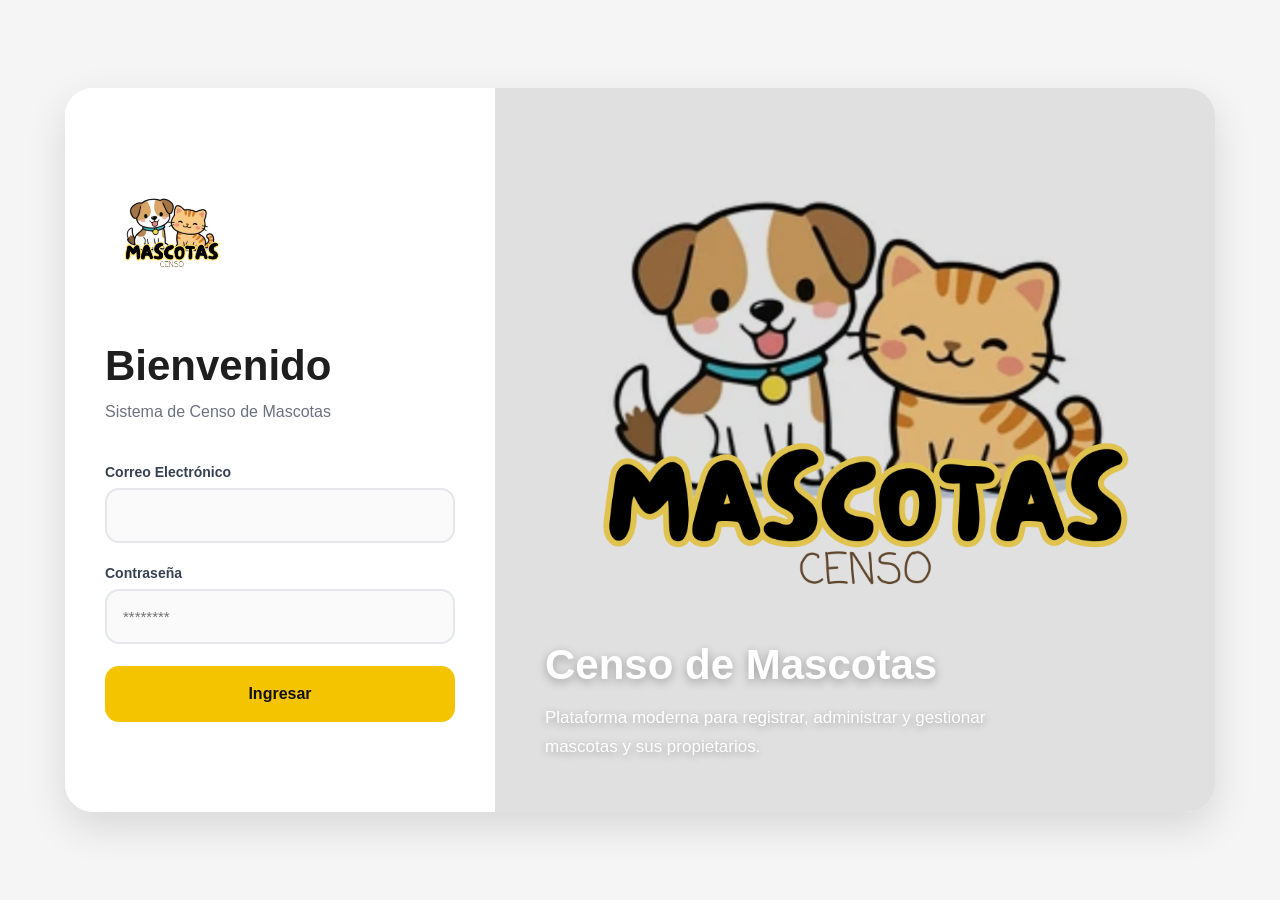
<file: index.html>
<!DOCTYPE html>
<html lang="es">
<head>
    <meta charset="UTF-8">
    <meta name="viewport" content="width=device-width, initial-scale=1.0">

    <title>Login - Censo Mascotas</title>

    <link rel="stylesheet" href="./css/login.css">
    <link rel="manifest" href="manifest.json">
</head>
<body>

    <div class="login-container">

        <!-- LEFT -->
        <div class="login-left">

            <div class="logo">
                <img src="./img/logo.png" alt="Logo">
            </div>

            <h2 class="login-title">
                Bienvenido
            </h2>

            <p class="login-subtitle">
                Sistema de Censo de Mascotas
            </p>

            <form id="loginForm">

                <div class="form-group">
                    <label>Correo Electrónico</label>

                    <input
                        type="text"
                        id="email"
                        class="form-control"
                        required
                    >
                </div>

                <div class="form-group">
                    <label>Contraseña</label>

                    <input
                        type="password"
                        id="password"
                        class="form-control"
                        placeholder="********"
                        required
                    >
                </div>

                <button type="submit" class="login-btn">
                    Ingresar
                </button>

                <div id="message" class="message"></div>

            </form>

        </div>

        <!-- RIGHT -->
        <div class="login-right">

            <img
                src="./img/logo.png"
                alt="Imagen Login"
            >

            <div class="overlay"></div>

            <div class="right-content">

                <h2>
                    Censo de Mascotas
                </h2>

                <p>
                    Plataforma moderna para registrar,
                    administrar y gestionar mascotas
                    y sus propietarios.
                </p>

            </div>

        </div>

    </div>

    <script src="./services/base.service.js"></script>
    <script src="./services/auth.service.js"></script>
    <script src="./js/login.js"></script>

</body>
</html>
</file>
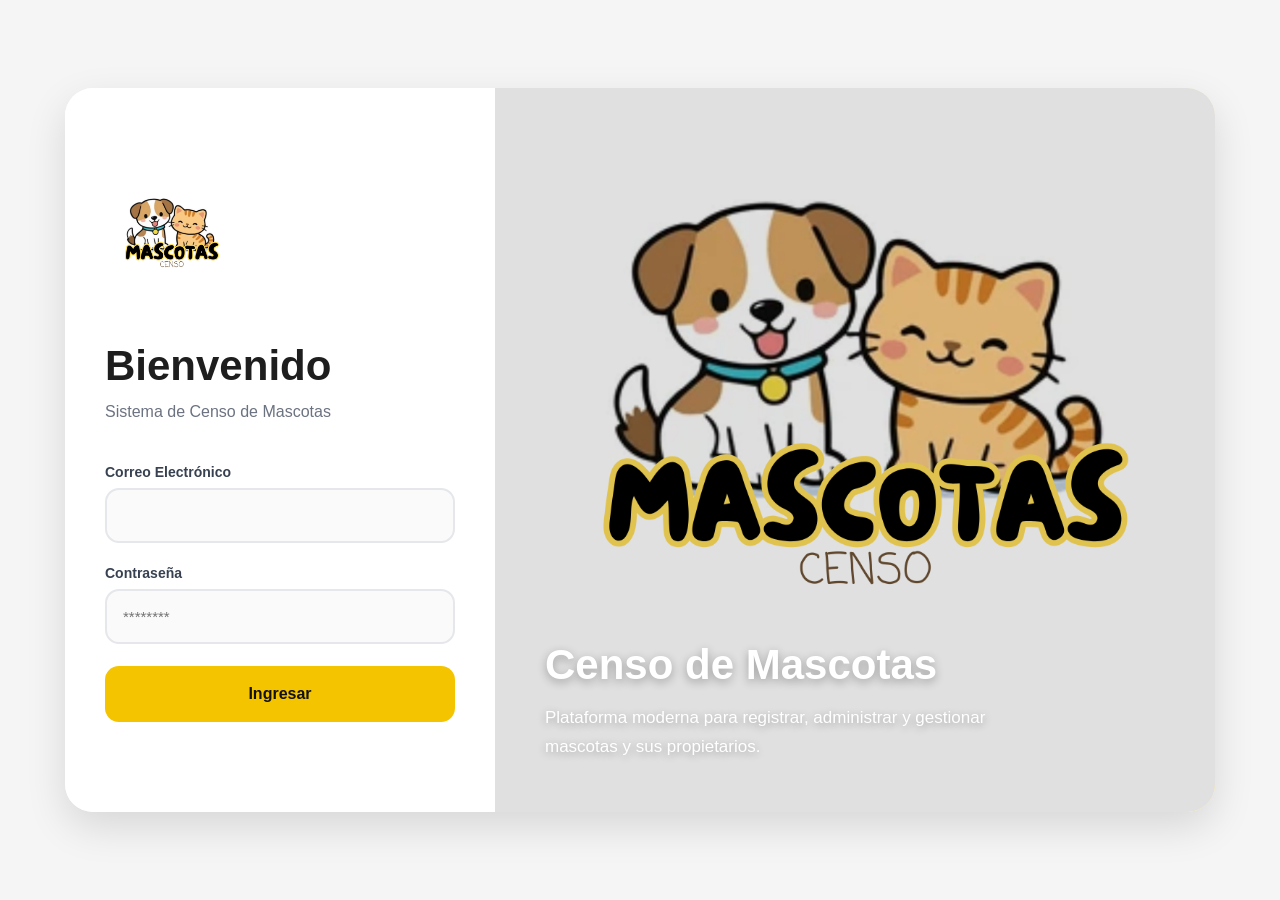
<file: dashboard.html>
<!DOCTYPE html>
<html lang="es">
<head>
  <meta charset="UTF-8">
  <meta name="viewport" content="width=device-width, initial-scale=1.0">
  <title>Mascotas Censo</title>

  <script src="js/auth-guard.js"></script>
  <link rel="stylesheet" href="css/style.css">
  <link rel="manifest" href="manifest.json">
</head>
<body>

  <header class="header">

    <div class="logo-container">
      <img src="./img/logo.png" alt="Logo Mascotas Censo" class="logo">
    </div>

    <nav class="navbar">
      <a href="dashboard.html">Inicio</a>
      <a href="mascotas.html">Mascotas</a>
      <a href="personas.html">Dueños</a>
      <a href="censos.html">Censos</a>
    </nav>

  </header>

  <main class="main">

    <section class="hero">

      <div class="hero-text">

        <h1>Censo de Mascotas</h1>

        <p>
          Plataforma para registrar, visualizar y gestionar información
          de mascotas y sus propietarios.
        </p>

        <div class="buttons">

          <a href="mascotas.html">
            <button>Registrar Mascota</button>
          </a>

          <a href="personas.html">
            <button>Registrar Dueño</button>
          </a>

          <a href="censos.html">
            <button>Nuevo Censo</button>
          </a>

          <a href="notificaciones.html">
            <button>Notificaciones</button>
          </a>

        </div>

      </div>

      <div class="hero-image">
        <img src="./img/logo.png" alt="Mascotas Censo">
      </div>

    </section>

  </main>

  <script src="./services/base.service.js"></script>
</body>
</html>
</file>
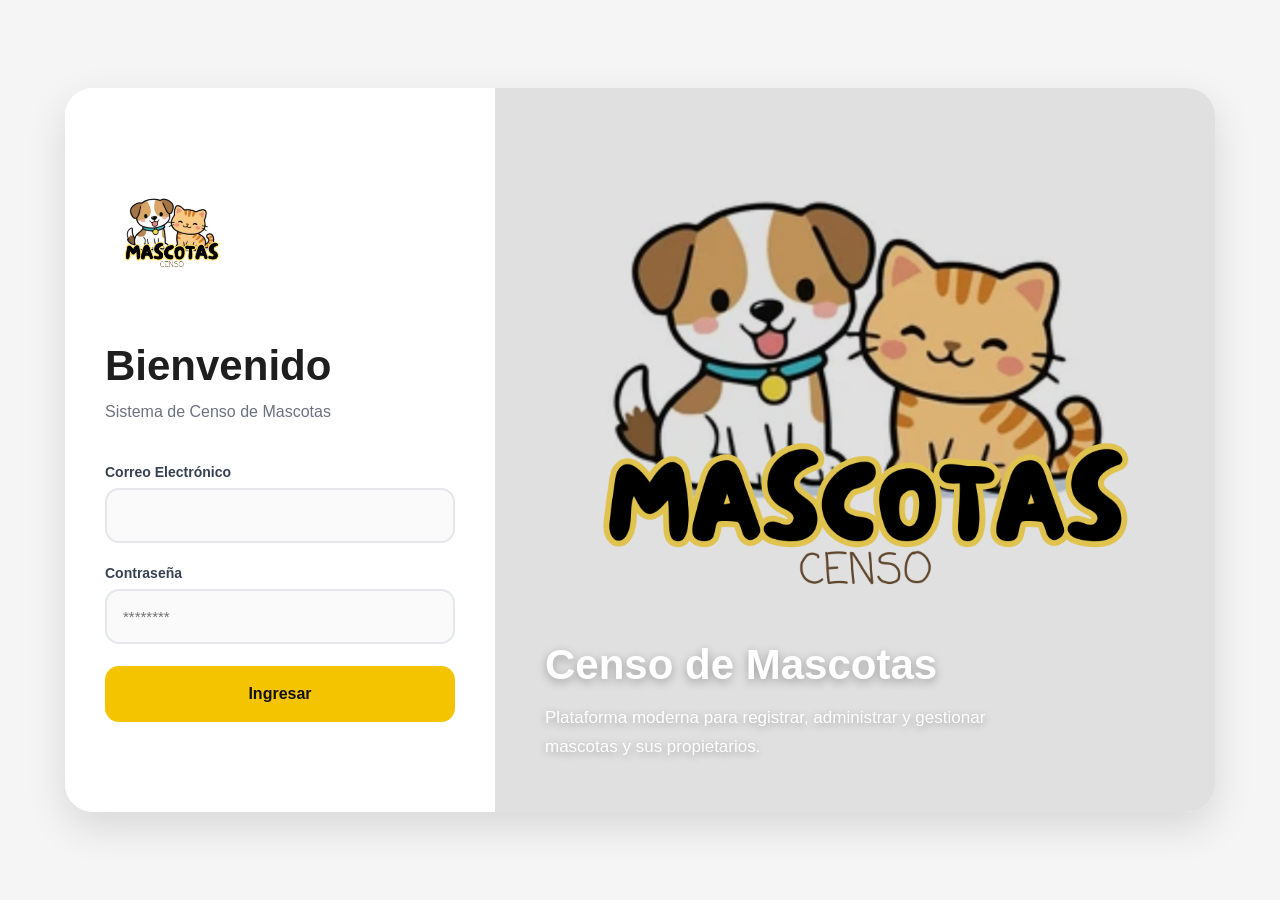
<file: mascotas.html>
<!DOCTYPE html>
<html lang="es">

<head>
  <meta charset="UTF-8">
  <meta name="viewport" content="width=device-width, initial-scale=1.0">
  <title>Registro de Mascotas</title>

  <script src="./js/auth-guard.js"></script>
  <link rel="stylesheet" href="./css/mascotas_style.css">
  <link rel="manifest" href="./manifest.json">
  <link href="https://cdn.jsdelivr.net/npm/bootstrap@5.3.8/dist/css/bootstrap.min.css" rel="stylesheet">
</head>

<body>

  <header>

    <img src="./img/logo.png" class="logo" alt="Logo">

    <nav>
      <a href="dashboard.html">Inicio</a>
      <a href="mascotas.html">Mascotas</a>
      <a href="personas.html">Dueños</a>
      <a href="censos.html">Censos</a>
    </nav>

  </header>

  <div class="container">

    <h1>Registro de Mascotas</h1>

    <form id="mascotaForm">

      <input type="text" placeholder="Nombre de la mascota" id="nombre">

      <select id="tipo">
        <option value="">Seleccione tipo</option>
        <option value="PERRO">Perro</option>
        <option value="GATO">Gato</option>
        <option value="PAJARO">Ave</option>
      </select>

      <select id="genero">
        <option value="">Seleccione género</option>
        <option value="MACHO">Macho</option>
        <option value="HEMBRA">Hembra</option>
      </select>

      <input type="number" placeholder="Edad" id="edad">

      <div class="d-flex flex-column align-items-center my-4">
        <div class="mb-2">
          <select id="cameraSelect" class="form-select">
            <option value="user">Cámara frontal</option>
            <option value="environment">Cámara trasera</option>
          </select>
        </div>
        <button type="button" id="btnCamara" class="btn btn-secondary mb-2">Abrir cámara</button>
        <video id="video" width="320" height="240" autoplay
          style="display:none; border:1px solid #ccc; border-radius:8px;"></video>
        <canvas id="canvas" width="320" height="240" style="display:none;"></canvas>
        <img id="foto" alt="Foto tomada"
          style="display:none; max-width:320px; border:1px solid #ccc; border-radius:8px; margin-top:10px;" />
        <button type="button" id="btnFoto" class="btn btn-primary mt-2" style="display:none;">Tomar foto</button>
      </div>

      <div class="d-flex flex-column align-items-center my-4">
        <button type="submit">Guardar Mascota</button>
      </div>

    </form>

    <div id="message" class="message"></div>

    <div class="table-section">
    <table id="mascotasTable" class="table app-table">
      <thead>
        <tr>
          <th>Nombre</th>
          <th>Tipo</th>
          <th>Género</th>
          <th>Edad</th>
        </tr>
      </thead>
      <tbody></tbody>
    </table>
    </div>

    <script src="./services/base.service.js"></script>
    <script src="./services/mascotas.service.js"></script>
    <script src="./js/mascotas.js"></script>
    <script src="./js/photo.js"></script>
  </div>

</body>

</html>
</file>
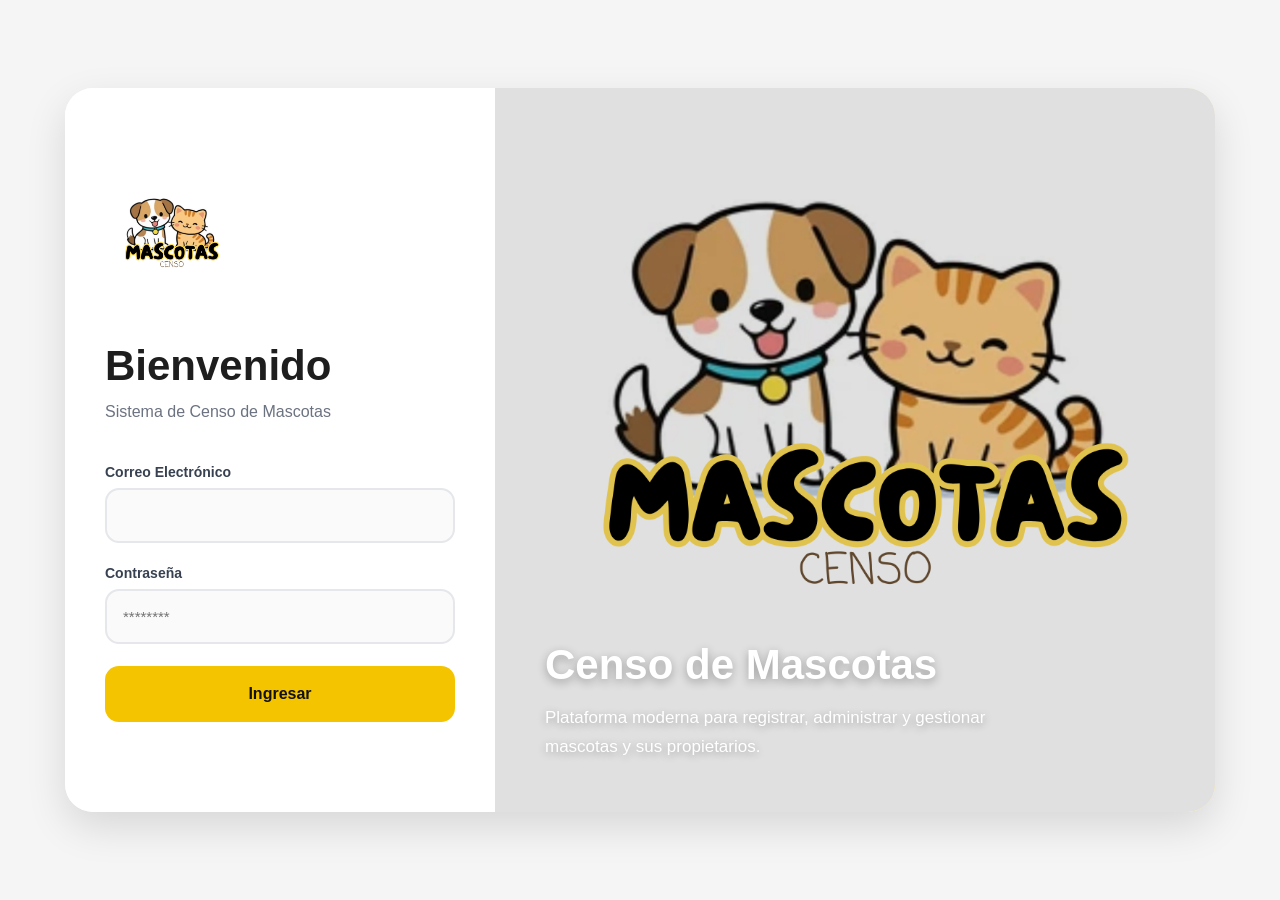
<file: notificaciones.html>
<!DOCTYPE html>
<html lang="es">

<head>
  <meta charset="UTF-8">
  <meta name="viewport" content="width=device-width, initial-scale=1.0">
  <title>Notificaciones Push</title>

  <script src="js/auth-guard.js"></script>
  <link rel="stylesheet" href="./css/notificaciones.css">
  <link rel="manifest" href="./manifest.json">
</head>

<body>
  <header>
    <img src="./img/logo.png" class="logo" alt="Logo">

    <nav>
      <a href="dashboard.html">Inicio</a>
      <a href="mascotas.html">Mascotas</a>
      <a href="personas.html">Dueños</a>
      <a href="censos.html">Censos</a>
    </nav>
  </header>

  <main class="container">
    <h1>Notificaciones Push</h1>

    <div id="notificationStatus" class="notification-status info">
      Verificando estado de notificaciones...
    </div>

    <div class="actions">
      <button id="btnActivarNotificaciones" type="button">Activar notificaciones</button>
      <button id="btnDesactivarNotificaciones" type="button" class="secondary">Desactivar notificaciones</button>
      <!-- <button id="btnProbarNotificacion" type="button" class="secondary">Mostrar notificación de prueba</button> -->
    </div>
  </main>

  <script src="services/base.service.js"></script>
  <script src="services/push.service.js"></script>
  <script src="js/notificaciones.js"></script>
</body>

</html>
</file>
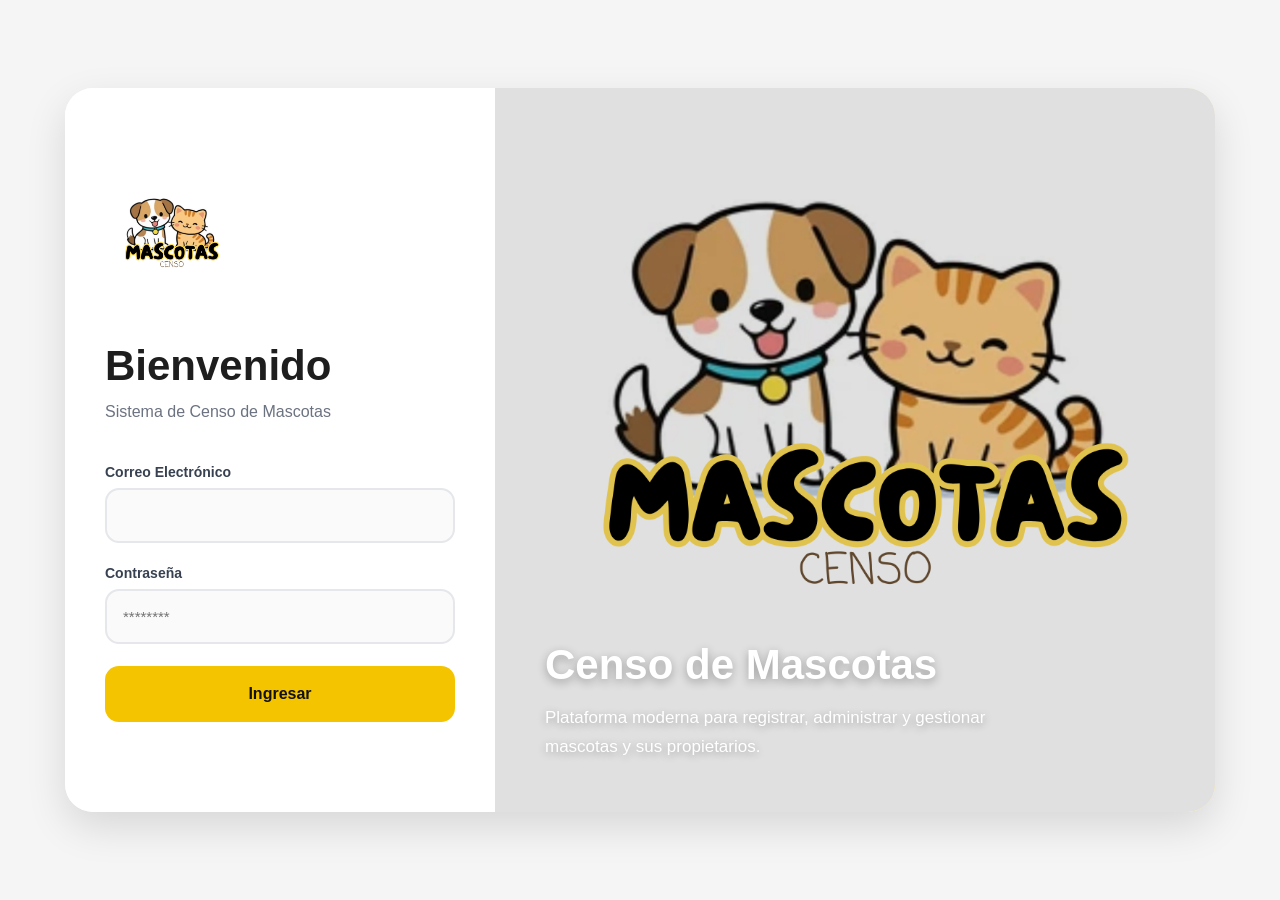
<file: personas.html>
<!DOCTYPE html>
<html lang="es">
<head>
  <meta charset="UTF-8">
  <meta name="viewport" content="width=device-width, initial-scale=1.0">
  <title>Registro de Dueños</title>

  <script src="./js/auth-guard.js"></script>
  <link rel="stylesheet" href="./css/personas.css">
  <link rel="manifest" href="./manifest.json">
</head>
<body>

<header>

  <img src="./img/logo.png" class="logo" alt="Logo">

  <nav>
    <a href="dashboard.html">Inicio</a>
    <a href="mascotas.html">Mascotas</a>
    <a href="personas.html">Dueños</a>
    <a href="censos.html">Censos</a>
  </nav>

</header>

<div class="container">

  <h1>Registro de Dueños</h1>

  <form id="PersonForm">

    <input type="text" placeholder="Nombres" id="nombres">

    <input type="text" placeholder="Apellidos" id="apellidos">

    <select id="tipoDocumento">
      <option value="">Tipo de documento</option>
      <option>CC</option>
      <option>CE</option>
      <option>Pasaporte</option>
    </select>

    <input type="text" placeholder="Número de documento" id="documento">

    <input type="text" placeholder="Dirección" id="direccion">

    <input type="text" placeholder="Teléfono" id="telefono">

    <input type="text" placeholder="Ciudad" id="ciudad">

    <input type="text" placeholder="Usuario" id="usuario">

    <input type="password" placeholder="Contraseña" id="contrasena">

    <button type="submit">Guardar Dueño</button>

  </form>

  <div id="message" class="message"></div>

  <div class="table-section">
  <table id="personasTable">
    <thead>
      <tr>
        <th>Nombres</th>
        <th>Apellidos</th>
        <th>Documento</th>
        <th>Teléfono</th>
        <th>Ciudad</th>
      </tr>
    </thead>
    <tbody></tbody>
  </table>
  </div>

</div>

<script src="./services/base.service.js"></script>
<script src="./services/personas.service.js"></script>
<script src="js/personas.js"></script>

</body>
</html>
</file>
<file: css/login.css>
*{
    margin: 0;
    padding: 0;
    box-sizing: border-box;
    font-family: "Segoe UI", sans-serif;
}

body{
    width: 100%;
    min-height: 100vh;
    background: #f5f5f5;
    display: flex;
    justify-content: center;
    align-items: center;
    padding: 20px;
}

/* CONTAINER */

.login-container{
    width: 100%;
    max-width: 1150px;
    min-height: 700px;
    background: #ffffff;
    border-radius: 28px;
    overflow: hidden;
    display: grid;
    grid-template-columns: 430px 1fr;
    box-shadow: 0 15px 40px rgba(0,0,0,0.12);
}

/* LEFT */

.login-left{
    padding: 50px 40px;
    display: flex;
    flex-direction: column;
    justify-content: center;
    background: #ffffff;
}

.logo{
    margin-bottom: 30px;
}

.logo img{
    width: 130px;
}

/* TITLES */

.login-title{
    font-size: 42px;
    font-weight: 800;
    color: #1e1e1e;
    margin-bottom: 10px;
}

.login-subtitle{
    font-size: 16px;
    color: #6b7280;
    margin-bottom: 40px;
    line-height: 1.5;
}

/* FORM */

.form-group{
    margin-bottom: 22px;
}

.form-group label{
    display: block;
    margin-bottom: 8px;
    font-size: 14px;
    font-weight: 600;
    color: #374151;
}

.form-control{
    width: 100%;
    height: 55px;
    border: 2px solid #e5e7eb;
    border-radius: 14px;
    padding: 0 16px;
    font-size: 15px;
    background: #fafafa;
    transition: 0.3s ease;
}

.form-control:focus{
    outline: none;
    border-color: #f4c400;
    background: #ffffff;
    box-shadow: 0 0 0 4px rgba(244,196,0,0.18);
}

/* OPTIONS */

.options{
    display: flex;
    justify-content: space-between;
    align-items: center;
    margin-bottom: 25px;
    font-size: 14px;
}

.remember{
    display: flex;
    align-items: center;
    gap: 8px;
    color: #555;
}

.options a{
    text-decoration: none;
    color: #d89d00;
    font-weight: 600;
}

/* BUTTON */

.login-btn{
    width: 100%;
    height: 56px;
    border: none;
    border-radius: 14px;
    background: #f4c400;
    color: #111;
    font-size: 16px;
    font-weight: 700;
    cursor: pointer;
    transition: 0.3s ease;
}

.login-btn:hover{
    background: #e4b800;
    transform: translateY(-2px);
    box-shadow: 0 12px 20px rgba(244,196,0,0.25);
}

/* MESSAGE */

.message{
    margin-top: 20px;
    padding: 14px;
    border-radius: 12px;
    display: none;
    font-size: 14px;
}

.message.error{
    display: block;
    background: #fee2e2;
    color: #b91c1c;
}

.message.success{
    display: block;
    background: #dcfce7;
    color: #166534;
}

/* REGISTER */

.register-text{
    margin-top: 30px;
    text-align: center;
    font-size: 14px;
    color: #6b7280;
}

.register-text a{
    color: #d89d00;
    text-decoration: none;
    font-weight: 700;
}

/*
   RIGHT */

.login-right{
    position: relative;
    overflow: hidden;
    background: linear-gradient(
        180deg,
        #fff6cf,
        #ffe27a
    );
}

.login-right img{
    width: 100%;
    height: 100%;
    object-fit: cover;
}

.overlay{
    position: absolute;
    inset: 0;
    background: rgba(0,0,0,0.12);
}

.right-content{
    position: absolute;
    bottom: 50px;
    left: 50px;
    color: white;
    z-index: 2;
}

.right-content h2{
    font-size: 42px;
    font-weight: 800;
    margin-bottom: 15px;
    text-shadow: 0 3px 10px rgba(0,0,0,0.3);
}

.right-content p{
    max-width: 450px;
    line-height: 1.7;
    font-size: 17px;
    text-shadow: 0 2px 8px rgba(0,0,0,0.3);
}

/*
   RESPONSIVE */

@media(max-width: 950px){

    .login-container{
        grid-template-columns: 1fr;
    }

    .login-right{
        display: none;
    }

    .login-left{
        padding: 40px 25px;
    }

    .login-title{
        font-size: 34px;
    }
}
</file>
<file: css/style.css>
*{
  margin:0;
  padding:0;
  box-sizing:border-box;
}

body{
  font-family: Arial, Helvetica, sans-serif;
  background:#f5f5f5;
  color:#222;
}

.header{
  width:100%;
  background:#ffffff;
  padding:15px 50px;
  display:flex;
  justify-content:space-between;
  align-items:center;
  box-shadow:0 2px 10px rgba(0,0,0,0.08);
  position:sticky;
  top:0;
}

.logo{
  width:170px;
}

.navbar{
  display:flex;
  gap:30px;
}

.navbar a{
  text-decoration:none;
  color:#222;
  font-weight:bold;
  transition:0.3s;
}

.navbar a:hover{
  color:#f5c400;
}

.main{
  width:100%;
}

.hero{
  min-height:85vh;
  display:flex;
  justify-content:center;
  align-items:center;
  padding:50px;
  gap:50px;
}

.hero-text{
  max-width:500px;
  display:flex;
  flex-direction:column;
  align-items:center;
  text-align:center;
}

.hero-text h1{
  font-size:55px;
  margin-bottom:20px;
  color:#111;
}

.hero-text p{
  font-size:18px;
  line-height:1.6;
  margin-bottom:30px;
  color:#555;
}

.buttons{
  display:flex;
  flex-direction:column;
  gap:18px;
  width:250px;
  align-items:center;
  justify-content:center;
}

.buttons a{
  width:100%;
}

.buttons button{
  width:100%;
}

.hero-text button{
  padding:15px 25px;
  border:none;
  border-radius:12px;
  background:#f5c400;
  color:#000;
  font-size:16px;
  font-weight:bold;
  cursor:pointer;
  transition:0.3s;
}

.hero-text button:hover{
  transform:scale(1.05);
}

.hero-image img{
  width:420px;
}

.cards{
  width:100%;
  display:flex;
  justify-content:center;
  gap:30px;
  padding:50px;
  flex-wrap:wrap;
}

.card-link{
  text-decoration:none;
  color:inherit;
}

.card{
  background:white;
  width:320px;
  padding:30px;
  border-radius:20px;
  box-shadow:0 5px 15px rgba(0,0,0,0.08);
  transition:0.3s;
}

.card:hover{
  transform:translateY(-8px);
}

.card h2{
  margin-bottom:15px;
  color:#111;
}

.card p{
  color:#666;
  line-height:1.5;
}


@media(max-width:900px){

  .header{
    flex-direction:column;
    gap:20px;
    padding:20px;
  }

  .navbar{
    flex-wrap:wrap;
    justify-content:center;
  }

  .hero{
    flex-direction:column;
    text-align:center;
  }

  .buttons{
    justify-content:center;
  }

  .hero-text h1{
    font-size:42px;
  }

  .hero-image img{
    width:300px;
  }
}
</file>
<file: css/mascotas_style.css>
*{
  margin:0;
  padding:0;
  box-sizing:border-box;
  font-family: Arial, Helvetica, sans-serif;
}

body{
  background:#f5f5f5;
}

header{
  background:#fff;
  padding:15px 40px;
  display:flex;
  justify-content:space-between;
  align-items:center;
  box-shadow:0 2px 10px rgba(0,0,0,0.08);
}

.logo{
  width:120px;
}

nav{
  display:flex;
  gap:20px;
}

nav a{
  text-decoration:none;
  color:#222;
  font-weight:bold;
}

.container{
  width:90%;
  max-width:980px;
  margin:50px auto;
  background:#fff;
  padding:40px;
  border-radius:20px;
  box-shadow:0 5px 20px rgba(0,0,0,0.08);
}

h1{
  margin-bottom:30px;
  text-align:center;
}

form{
  display:flex;
  flex-direction:column;
  gap:20px;
}

input, select{
  padding:15px;
  border:1px solid #ccc;
  border-radius:10px;
  font-size:16px;
}

button{
  padding:15px;
  border:none;
  background:#f5c400;
  border-radius:10px;
  font-size:16px;
  font-weight:bold;
  cursor:pointer;
}

button:hover{
  transform:scale(1.02);
}

.message{
  margin-top:18px;
  font-weight:bold;
}

.message.error{
  color:#b00020;
}

.message.success{
  color:#1b7f3a;
}

.table-section{
  margin-top:34px;
  overflow-x:auto;
}

#mascotasTable.app-table{
  width:100%;
  min-width:620px;
  border-collapse:collapse;
  background:#fff;
  margin-bottom:0;
}

#mascotasTable.app-table thead{
  background:#f7f7f7;
}

#mascotasTable.app-table th,
#mascotasTable.app-table td{
  padding:14px 16px;
  text-align:left;
  border-bottom:1px solid #e5e5e5;
  vertical-align:middle;
}

#mascotasTable.app-table tbody tr:hover{
  background:#fff9df;
}
</file>
<file: css/notificaciones.css>
* {
  box-sizing: border-box;
  font-family: Arial, Helvetica, sans-serif;
}

body {
  background: #f5f5f5;
  margin: 0;
}

header {
  align-items: center;
  background: #fff;
  box-shadow: 0 2px 10px rgba(0, 0, 0, 0.08);
  display: flex;
  justify-content: space-between;
  padding: 15px 40px;
}

.logo {
  width: 120px;
}

nav {
  display: flex;
  gap: 20px;
}

nav a {
  color: #222;
  font-weight: bold;
  text-decoration: none;
}

.container {
  background: #fff;
  border-radius: 20px;
  box-shadow: 0 5px 20px rgba(0, 0, 0, 0.08);
  margin: 50px auto;
  max-width: 720px;
  padding: 40px;
  width: 90%;
}

h1 {
  margin-bottom: 24px;
  text-align: center;
}

.notification-status {
  border-radius: 12px;
  font-weight: bold;
  margin-bottom: 24px;
  padding: 14px 16px;
}

.notification-status.info {
  background: #eef3ff;
  color: #1f4b99;
}

.notification-status.success {
  background: #eaf8ef;
  color: #1b7f3a;
}

.notification-status.error {
  background: #fdecec;
  color: #b00020;
}

.actions {
  display: grid;
  gap: 14px;
}

button {
  background: #f5c400;
  border: none;
  border-radius: 10px;
  cursor: pointer;
  font-size: 16px;
  font-weight: bold;
  padding: 15px;
}

button.secondary {
  background: #eeeeee;
}

button:disabled {
  cursor: not-allowed;
  opacity: 0.55;
}

@media (max-width: 768px) {
  header {
    flex-direction: column;
    gap: 20px;
    padding: 20px;
  }

  nav {
    flex-wrap: wrap;
    justify-content: center;
  }
}
</file>
<file: css/personas.css>
*{
  margin:0;
  padding:0;
  box-sizing:border-box;
  font-family: Arial, Helvetica, sans-serif;
}

body{
  background:#f5f5f5;
}

header{
  background:#fff;
  padding:15px 40px;
  display:flex;
  justify-content:space-between;
  align-items:center;
  box-shadow:0 2px 10px rgba(0,0,0,0.08);
}

.logo{
  width:120px;
}

nav{
  display:flex;
  gap:20px;
}

nav a{
  text-decoration:none;
  color:#222;
  font-weight:bold;
}

.container{
  width:90%;
  max-width:900px;
  margin:50px auto;
  background:#fff;
  padding:40px;
  border-radius:20px;
  box-shadow:0 5px 20px rgba(0,0,0,0.08);
}

h1{
  margin-bottom:30px;
  text-align:center;
}

form{
  display:flex;
  flex-direction:column;
  gap:20px;
}

input, select{
  padding:15px;
  border:1px solid #ccc;
  border-radius:10px;
  font-size:16px;
}

button{
  padding:15px;
  border:none;
  background:#f5c400;
  border-radius:10px;
  font-size:16px;
  font-weight:bold;
  cursor:pointer;
}

.message{
  margin-top:18px;
  font-weight:bold;
}

.message.error{
  color:#b00020;
}

.message.success{
  color:#1b7f3a;
}

.table-section{
  margin-top:34px;
  overflow-x:auto;
}

table{
  width:100%;
  border-collapse:collapse;
  min-width:620px;
  background:#fff;
}

thead{
  background:#f7f7f7;
}

th,
td{
  padding:14px 16px;
  text-align:left;
  border-bottom:1px solid #e5e5e5;
  vertical-align:middle;
}

th{
  color:#222;
  font-weight:700;
}

tbody tr:hover{
  background:#fff9df;
}
</file>
